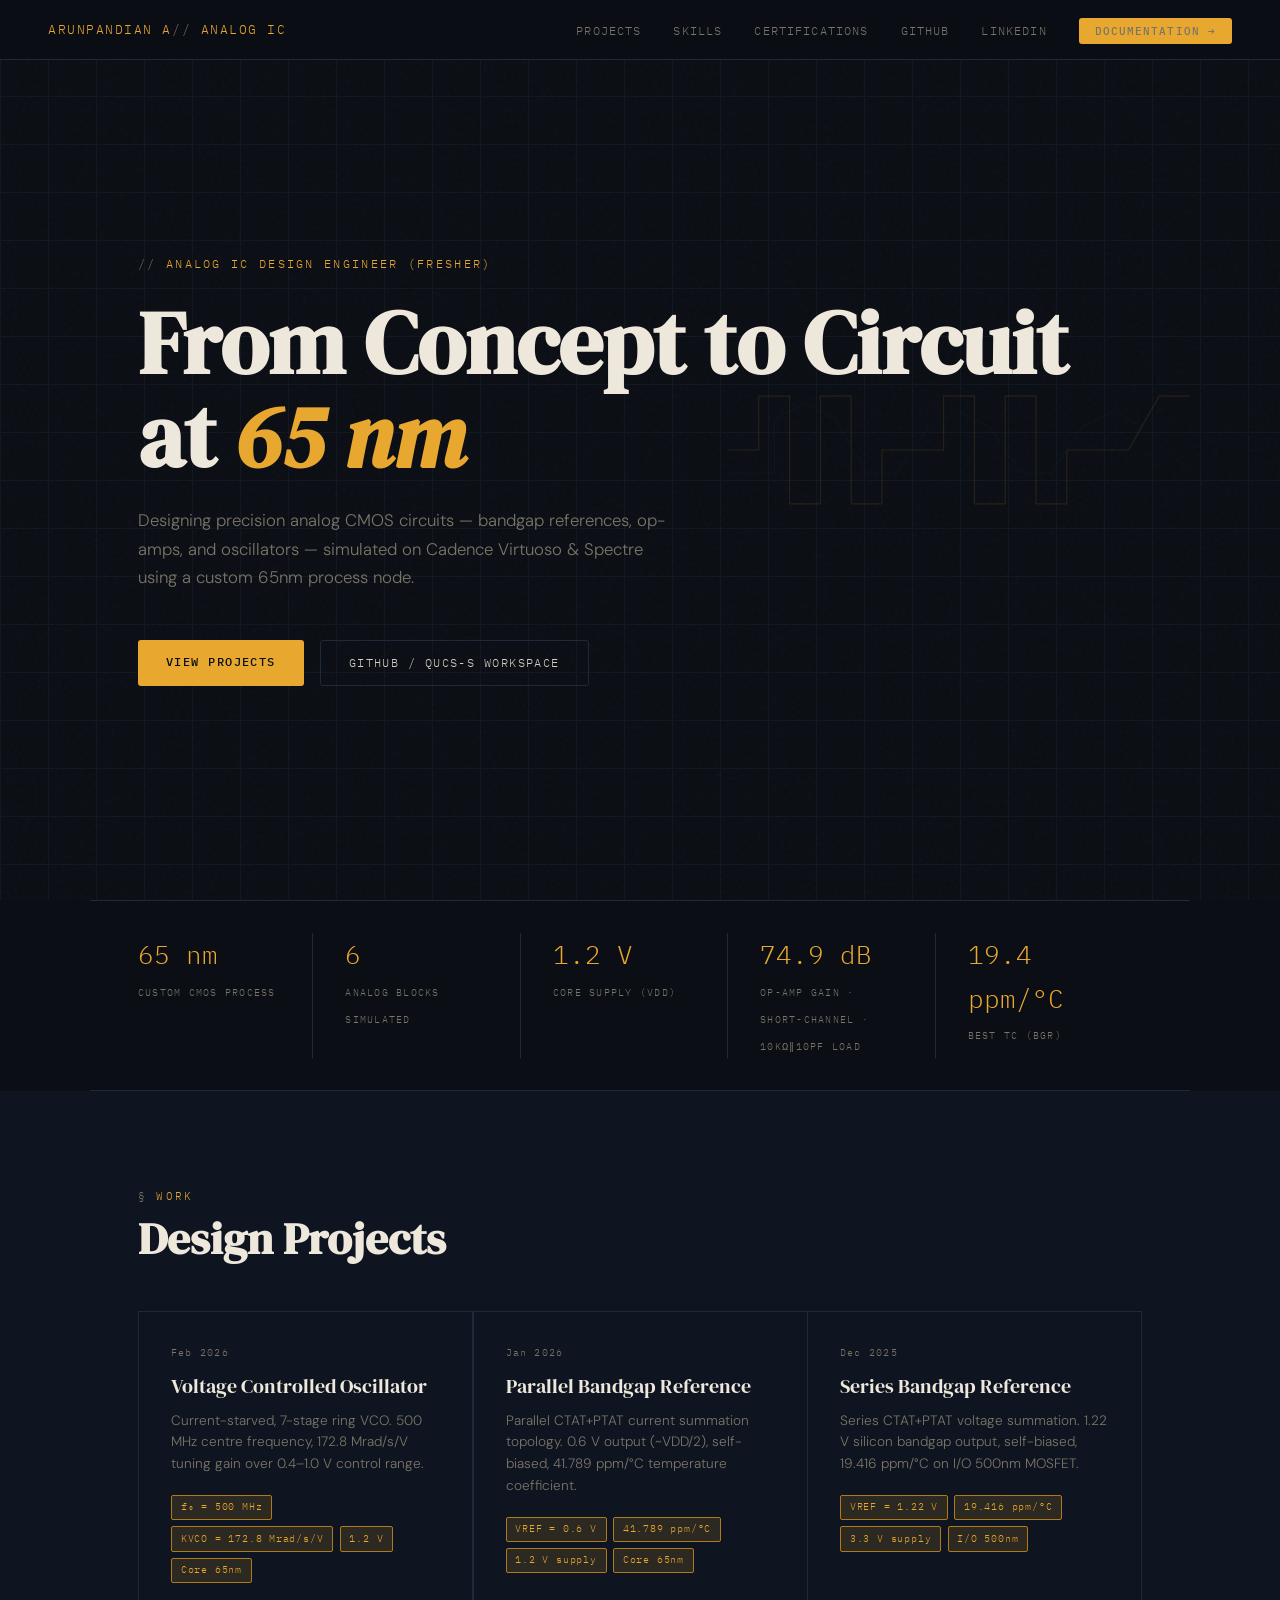
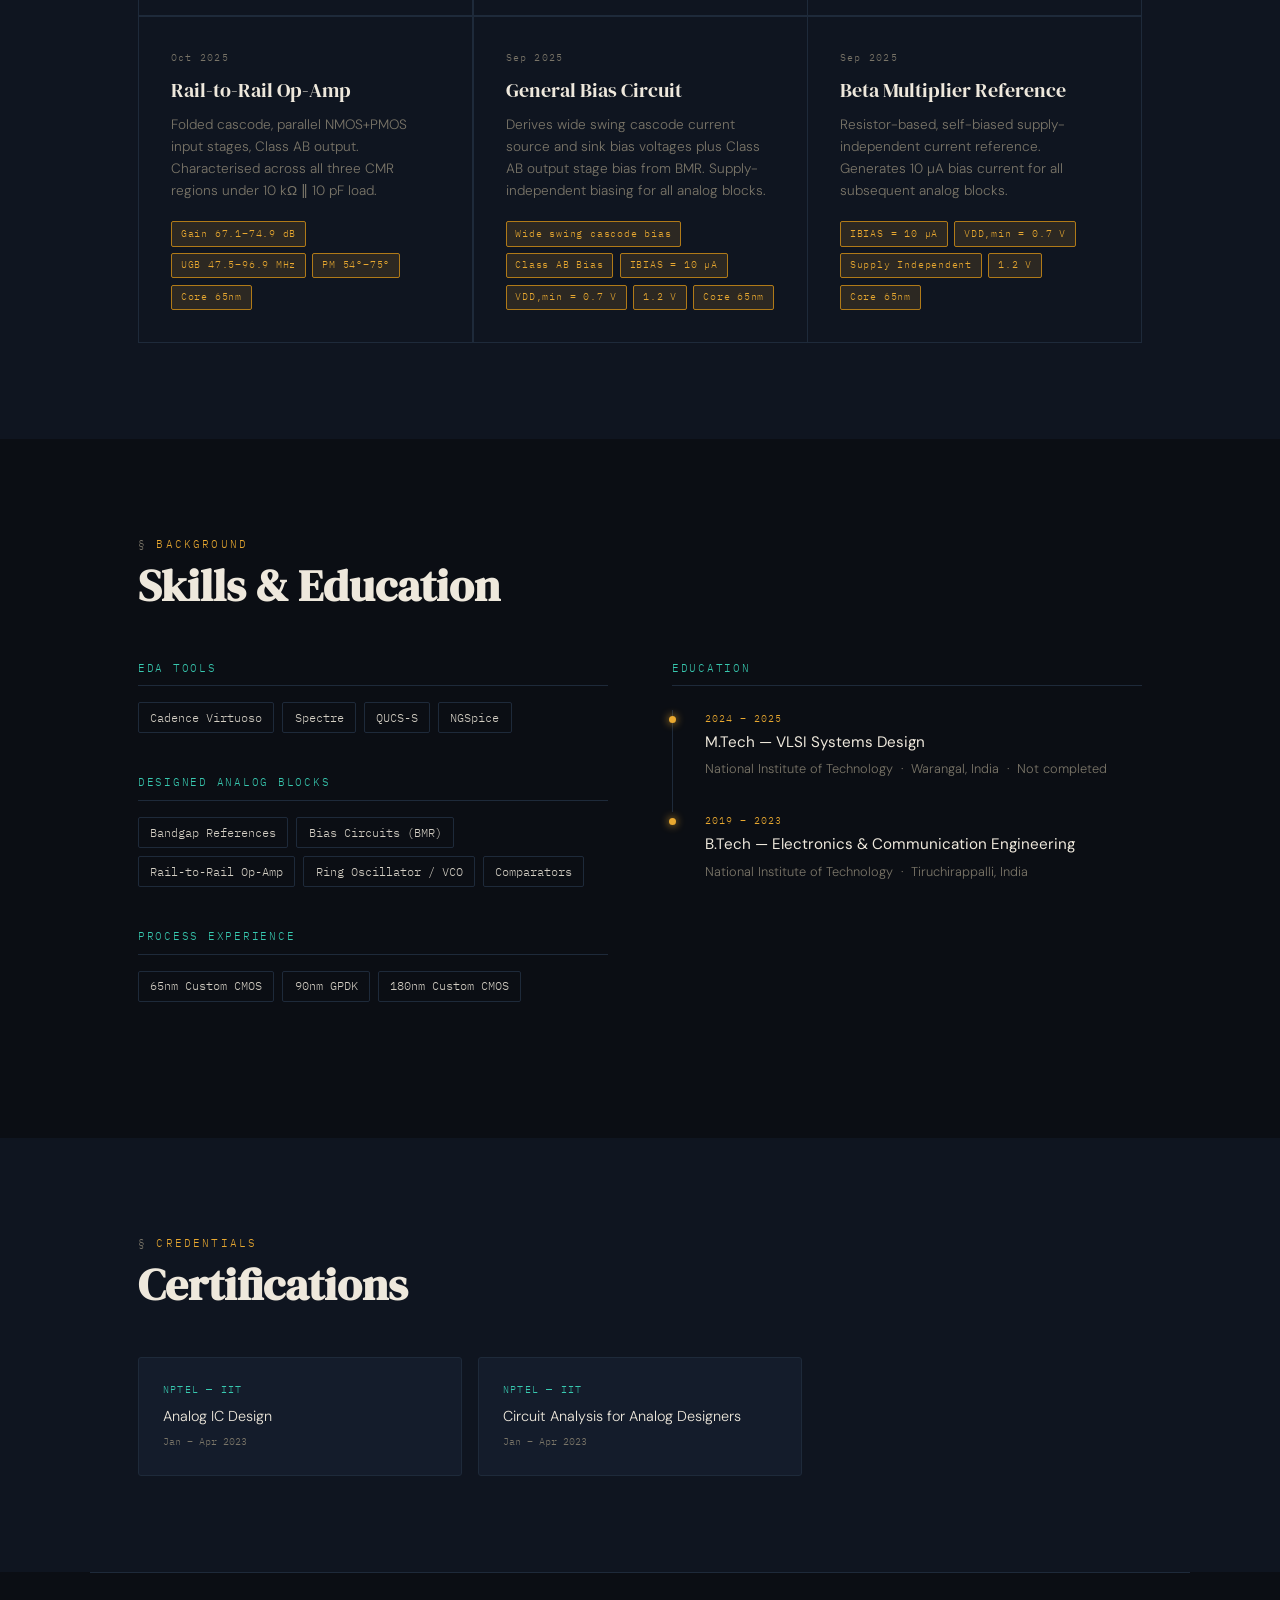
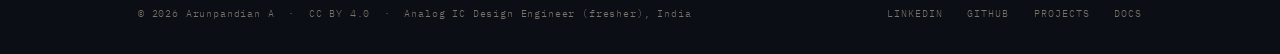
<file: index.html>
<!DOCTYPE html>
<html lang="en">
<head>
  <meta charset="UTF-8" />
  <meta name="viewport" content="width=device-width, initial-scale=1.0"/>
  <title>Arunpandian A — Analog IC Design Engineer</title>

  <!-- ── SEO META TAGS ── -->
  <meta name="description" content="Analog IC design Documentation cum portfolio of Arunpandian A — 65nm custom CMOS circuits including bandgap references, rail-to-rail op-amps, bias circuits, and ring oscillators, simulated on Cadence Virtuoso and Spectre.">
  <meta name="keywords" content="analog IC design, CMOS, 65nm, bandgap reference, op-amp, VCO, ring oscillator, Cadence Virtuoso, Spectre, QUCS-S, NGSpice, VLSI, fresher, India">
  <meta name="author" content="Arunpandian A">
  <meta name="robots" content="index, follow">

  <!-- ── OPEN GRAPH (LinkedIn / WhatsApp preview cards) ── -->
  <meta property="og:title" content="Arunpandian A — Analog IC Design Engineer Fresher">
  <meta property="og:description" content="65nm custom CMOS analog IC design portfolio — bandgap references, rail-to-rail op-amps, bias circuits, and ring oscillators.">
  <meta property="og:type" content="website">
  <meta property="og:url" content="https://arunpandian-801.github.io/documentation-65nm-cmos/">

  <!-- ── GOOGLE SITE VERIFICATION (fill in after Search Console setup) ── -->
  <!-- <meta name="google-site-verification" content="[PASTE_YOUR_CODE_HERE]"> -->

  <link href="https://fonts.googleapis.com/css2?family=DM+Serif+Display:ital@0;1&family=IBM+Plex+Mono:wght@300;400;500&family=DM+Sans:wght@300;400;500&display=swap" rel="stylesheet"/>
  <style>
    *, *::before, *::after { box-sizing: border-box; margin: 0; padding: 0; }

    :root {
      --bg:        #0b0e14;
      --bg2:       #0f1520;
      --bg3:       #141c2b;
      --amber:     #e8a830;
      --amber-dim: #b07a18;
      --amber-glow:#e8a83022;
      --teal:      #38c9b0;
      --text:      #d4cfc4;
      --text-dim:  #7a7568;
      --border:    #1e2a3a;
      --mono: 'IBM Plex Mono', monospace;
      --serif: 'DM Serif Display', serif;
      --sans: 'DM Sans', sans-serif;
    }

    html { scroll-behavior: smooth; }

    body {
      background: var(--bg);
      color: var(--text);
      font-family: var(--sans);
      font-weight: 300;
      line-height: 1.7;
      overflow-x: hidden;
    }

    /* ── GRID OVERLAY ── */
    body::before {
      content: '';
      position: fixed; inset: 0; z-index: 0;
      background-image:
        linear-gradient(var(--border) 1px, transparent 1px),
        linear-gradient(90deg, var(--border) 1px, transparent 1px);
      background-size: 48px 48px;
      opacity: 0.35;
      pointer-events: none;
    }

    /* ── NOISE GRAIN ── */
    body::after {
      content: '';
      position: fixed; inset: 0; z-index: 0;
      background-image: url("data:image/svg+xml,%3Csvg viewBox='0 0 256 256' xmlns='http://www.w3.org/2000/svg'%3E%3Cfilter id='n'%3E%3CfeTurbulence type='fractalNoise' baseFrequency='0.9' numOctaves='4' stitchTiles='stitch'/%3E%3C/filter%3E%3Crect width='100%25' height='100%25' filter='url(%23n)' opacity='0.04'/%3E%3C/svg%3E");
      opacity: 0.6;
      pointer-events: none;
    }

    section, nav, footer { position: relative; z-index: 1; }

    /* ── NAV ── */
    nav {
      position: fixed; top: 0; left: 0; right: 0; z-index: 100;
      display: flex; align-items: center; justify-content: space-between;
      padding: 0 3rem;
      height: 60px;
      background: rgba(11,14,20,0.85);
      backdrop-filter: blur(12px);
      border-bottom: 1px solid var(--border);
    }
    .nav-logo {
      font-family: var(--mono);
      font-size: 0.8rem;
      color: var(--amber);
      letter-spacing: 0.12em;
      text-transform: uppercase;
    }
    .nav-logo span { color: var(--text-dim); }
    .nav-links { display: flex; gap: 2rem; list-style: none; }
    .nav-links a {
      font-family: var(--mono);
      font-size: 0.72rem;
      letter-spacing: 0.1em;
      text-transform: uppercase;
      color: var(--text-dim);
      text-decoration: none;
      transition: color 0.2s;
    }
    .nav-links a:hover { color: var(--amber); }

    /* ── HERO ── */
    #hero {
      min-height: 100vh;
      display: flex; flex-direction: column; justify-content: center;
      padding: 120px 3rem 80px;
      max-width: 1100px; margin: 0 auto;
    }
    .hero-label {
      font-family: var(--mono);
      font-size: 0.72rem;
      letter-spacing: 0.2em;
      text-transform: uppercase;
      color: var(--amber);
      margin-bottom: 1.5rem;
      opacity: 0;
      animation: fadeUp 0.6s 0.1s forwards;
    }
    .hero-label::before { content: '// '; color: var(--text-dim); }

    h1 {
      font-family: var(--serif);
      font-size: clamp(3rem, 7vw, 5.5rem);
      line-height: 1.05;
      color: #eee8dc;
      margin-bottom: 1.5rem;
      opacity: 0;
      animation: fadeUp 0.7s 0.2s forwards;
    }
    h1 em {
      font-style: italic;
      color: var(--amber);
    }

    .hero-sub {
      font-family: var(--sans);
      font-size: 1.05rem;
      font-weight: 300;
      color: var(--text-dim);
      max-width: 540px;
      margin-bottom: 3rem;
      opacity: 0;
      animation: fadeUp 0.7s 0.35s forwards;
    }

    .hero-cta {
      display: flex; gap: 1rem; flex-wrap: wrap;
      opacity: 0;
      animation: fadeUp 0.7s 0.5s forwards;
    }
    .btn {
      font-family: var(--mono);
      font-size: 0.75rem;
      letter-spacing: 0.12em;
      text-transform: uppercase;
      padding: 0.75rem 1.75rem;
      border-radius: 3px;
      text-decoration: none;
      transition: all 0.2s;
      cursor: pointer;
      border: none;
    }
    .btn-primary {
      background: var(--amber);
      color: #0b0e14;
      font-weight: 500;
    }
    .btn-primary:hover {
      background: #f0c050;
      box-shadow: 0 0 24px var(--amber-glow), 0 0 8px var(--amber-dim);
    }
    .btn-secondary {
      background: transparent;
      color: var(--text);
      border: 1px solid var(--border);
    }
    .btn-secondary:hover {
      border-color: var(--amber);
      color: var(--amber);
    }

    /* Waveform SVG decoration */
    .hero-wave {
      position: absolute;
      right: 0; top: 50%;
      transform: translateY(-50%);
      width: 42%;
      opacity: 0.12;
      pointer-events: none;
    }

    /* ── STATS BAR ── */
    .stats-bar {
      border-top: 1px solid var(--border);
      border-bottom: 1px solid var(--border);
      padding: 2rem 3rem;
      display: flex; gap: 0; flex-wrap: wrap;
      max-width: 1100px; margin: 0 auto;
      opacity: 0;
      animation: fadeUp 0.7s 0.65s forwards;
    }
    .stat {
      flex: 1; min-width: 160px;
      padding: 0 2rem;
      border-right: 1px solid var(--border);
    }
    .stat:first-child { padding-left: 0; }
    .stat:last-child { border-right: none; }
    .stat-val {
      font-family: var(--mono);
      font-size: 1.6rem;
      color: var(--amber);
      display: block;
    }
    .stat-label {
      font-family: var(--mono);
      font-size: 0.65rem;
      letter-spacing: 0.12em;
      text-transform: uppercase;
      color: var(--text-dim);
    }

    /* ── SECTION COMMONS ── */
    .section-wrap {
      max-width: 1100px;
      margin: 0 auto;
      padding: 6rem 3rem;
    }
    .section-tag {
      font-family: var(--mono);
      font-size: 0.68rem;
      letter-spacing: 0.2em;
      text-transform: uppercase;
      color: var(--amber);
      margin-bottom: 0.5rem;
    }
    .section-tag::before { content: '§ '; color: var(--text-dim); }
    h2 {
      font-family: var(--serif);
      font-size: clamp(1.8rem, 3.5vw, 2.8rem);
      color: #eee8dc;
      margin-bottom: 3rem;
      line-height: 1.1;
    }

    /* ── PROJECTS ── */
    #projects { background: var(--bg2); }
    .projects-grid {
      display: grid;
      grid-template-columns: repeat(auto-fill, minmax(280px, 1fr));
      gap: 1.5px;
      background: var(--border);
      border: 1px solid var(--border);
    }
    .project-card {
      background: var(--bg2);
      padding: 2rem;
      position: relative;
      transition: background 0.2s;
      text-decoration: none;
      color: inherit;
      display: block;
    }
    .project-card:hover { background: var(--bg3); }
    .project-card:hover .card-arrow { opacity: 1; transform: translate(0,0); }
    .card-date {
      font-family: var(--mono);
      font-size: 0.65rem;
      letter-spacing: 0.12em;
      color: var(--text-dim);
      margin-bottom: 0.75rem;
    }
    .card-title {
      font-family: var(--serif);
      font-size: 1.25rem;
      color: #eee8dc;
      margin-bottom: 0.75rem;
      line-height: 1.2;
    }
    .card-desc {
      font-size: 0.85rem;
      color: var(--text-dim);
      line-height: 1.6;
      margin-bottom: 1.25rem;
    }
    .card-specs {
      display: flex; flex-wrap: wrap; gap: 0.4rem;
    }
    .spec-tag {
      font-family: var(--mono);
      font-size: 0.62rem;
      letter-spacing: 0.08em;
      padding: 0.2rem 0.55rem;
      background: var(--amber-glow);
      border: 1px solid var(--amber-dim);
      color: var(--amber);
      border-radius: 2px;
    }
    .card-arrow {
      position: absolute; top: 1.5rem; right: 1.5rem;
      font-size: 1rem; color: var(--amber);
      opacity: 0;
      transform: translate(-4px, 4px);
      transition: all 0.2s;
    }

    /* ── SKILLS ── */
    #skills { background: var(--bg); }
    .skills-layout {
      display: grid;
      grid-template-columns: 1fr 1fr;
      gap: 4rem;
    }
    .skill-group { margin-bottom: 2.5rem; }
    .skill-group-title {
      font-family: var(--mono);
      font-size: 0.68rem;
      letter-spacing: 0.16em;
      text-transform: uppercase;
      color: var(--teal);
      margin-bottom: 1rem;
      padding-bottom: 0.5rem;
      border-bottom: 1px solid var(--border);
    }
    .skill-list {
      display: flex; flex-wrap: wrap; gap: 0.5rem;
      list-style: none;
    }
    .skill-list li {
      font-family: var(--mono);
      font-size: 0.72rem;
      color: var(--text);
      padding: 0.3rem 0.7rem;
      border: 1px solid var(--border);
      border-radius: 2px;
      transition: border-color 0.2s, color 0.2s;
    }
    .skill-list li:hover {
      border-color: var(--teal);
      color: var(--teal);
    }

    /* Education / Timeline */
    .timeline { list-style: none; }
    .timeline li {
      position: relative;
      padding: 0 0 2rem 2rem;
      border-left: 1px solid var(--border);
    }
    .timeline li:last-child { padding-bottom: 0; border-left-color: transparent; }
    .timeline li::before {
      content: '';
      position: absolute; left: -4px; top: 6px;
      width: 7px; height: 7px;
      border-radius: 50%;
      background: var(--amber);
      box-shadow: 0 0 8px var(--amber);
    }
    .tl-year {
      font-family: var(--mono);
      font-size: 0.65rem;
      color: var(--amber);
      letter-spacing: 0.1em;
    }
    .tl-title {
      font-size: 0.95rem;
      color: #eee8dc;
      font-weight: 400;
      margin: 0.15rem 0;
    }
    .tl-sub {
      font-size: 0.8rem;
      color: var(--text-dim);
    }

    /* ── CERTIFICATIONS ── */
    #certifications { background: var(--bg2); }
    .cert-grid {
      display: grid;
      grid-template-columns: repeat(auto-fill, minmax(240px, 1fr));
      gap: 1rem;
    }
    .cert-card {
      border: 1px solid var(--border);
      padding: 1.5rem;
      border-radius: 3px;
      background: var(--bg3);
      transition: border-color 0.2s;
    }
    .cert-card:hover { border-color: var(--teal); }
    .cert-issuer {
      font-family: var(--mono);
      font-size: 0.62rem;
      letter-spacing: 0.12em;
      text-transform: uppercase;
      color: var(--teal);
      margin-bottom: 0.4rem;
    }
    .cert-name {
      font-size: 0.9rem;
      color: #eee8dc;
      line-height: 1.4;
    }
    .cert-date {
      font-family: var(--mono);
      font-size: 0.62rem;
      color: var(--text-dim);
      margin-top: 0.5rem;
    }

    /* ── FOOTER ── */
    footer {
      border-top: 1px solid var(--border);
      padding: 2rem 3rem;
      display: flex; justify-content: space-between; align-items: center;
      flex-wrap: wrap; gap: 1rem;
      max-width: 1100px; margin: 0 auto;
    }
    .footer-copy {
      font-family: var(--mono);
      font-size: 0.65rem;
      color: var(--text-dim);
      letter-spacing: 0.08em;
    }
    .footer-links { display: flex; gap: 1.5rem; }
    .footer-links a {
      font-family: var(--mono);
      font-size: 0.65rem;
      letter-spacing: 0.1em;
      text-transform: uppercase;
      color: var(--text-dim);
      text-decoration: none;
      transition: color 0.2s;
    }
    .footer-links a:hover { color: var(--amber); }

    /* ── ANIMATIONS ── */
    @keyframes fadeUp {
      from { opacity: 0; transform: translateY(18px); }
      to   { opacity: 1; transform: translateY(0); }
    }

    /* ── RESPONSIVE ── */
    @media (max-width: 768px) {
      nav { padding: 0 1.25rem; }
      .nav-links { display: none; }
      #hero { padding: 100px 1.25rem 60px; }
      .section-wrap { padding: 4rem 1.25rem; }
      .stats-bar { padding: 1.5rem 1.25rem; flex-direction: column; gap: 0; }
      .stat { border-right: none; padding: 1rem 0; border-bottom: 1px solid var(--border); }
      .stat:last-child { border-bottom: none; }
      .stat-val { font-size: 1.3rem; }
      .skills-layout { grid-template-columns: 1fr; gap: 2rem; }
      .projects-grid { grid-template-columns: 1fr; }
      .cert-grid { grid-template-columns: 1fr; }
      footer { padding: 1.5rem 1.25rem; flex-direction: column; align-items: flex-start; gap: 0.75rem; }
      .hero-wave { display: none; }
      h1 { font-size: 2.6rem; }
      h2 { font-size: 1.8rem; margin-bottom: 2rem; }
    }
  </style>
</head>
<body>

  <!-- NAV -->
  <nav>
    <div class="nav-logo">Arunpandian A<span>//</span> Analog IC</div>
    <ul class="nav-links">
      <li><a href="#projects">Projects</a></li>
      <li><a href="#skills">Skills</a></li>
      <li><a href="#certifications">Certifications</a></li>
      <li><a href="https://github.com/arunpandian-801/QUCS-65nm-Workspace" target="_blank">GitHub</a></li>
      <li><a href="https://www.linkedin.com/in/arun-analog-ic-des/" target="_blank">LinkedIn</a></li>
      <li><a href="https://arunpandian-801.github.io/documentation-65nm-cmos/mosfet/parameters/" class="btn btn-primary" style="padding:0.4rem 1rem; font-size:0.68rem;">Documentation →</a></li>
    </ul>
  </nav>

  <!-- HERO -->
  <section id="hero">
    <!-- Oscilloscope waveform bg decoration -->
    <svg class="hero-wave" viewBox="0 0 600 300" xmlns="http://www.w3.org/2000/svg">
      <polyline fill="none" stroke="#e8a830" stroke-width="1.5"
        points="0,150 40,150 40,80 80,80 80,220 120,220 120,80 160,80 160,220 200,220 200,150 240,150 280,150 280,80 320,80 320,220 360,220 360,80 400,80 400,220 440,220 440,150 480,150 520,150 560,80 600,80"/>
      <polyline fill="none" stroke="#38c9b0" stroke-width="1" opacity="0.5"
        points="0,180 60,180 60,110 100,90 140,110 180,180 220,180 260,120 300,100 340,120 380,180 420,180 460,120 500,100 540,120 600,180"/>
    </svg>

    <div class="hero-label">Analog IC Design Engineer (Fresher)</div>
    <h1>From Concept to Circuit<br/>at <em>65 nm</em></h1>
    <p class="hero-sub">
      Designing precision analog CMOS circuits — bandgap references, op-amps,
      and oscillators — simulated on Cadence Virtuoso &amp; Spectre using a custom 65nm process node.
    </p>
    <div class="hero-cta">
      <a href="#projects" class="btn btn-primary">View Projects</a>
      <a href="https://github.com/arunpandian-801/QUCS-65nm-Workspace" target="_blank" class="btn btn-secondary">GitHub / QUCS-S Workspace</a>
    </div>
  </section>

  <!-- STATS BAR -->
  <div class="stats-bar">
    <div class="stat">
      <span class="stat-val">65 nm</span>
      <span class="stat-label">Custom CMOS Process</span>
    </div>
    <div class="stat">
      <span class="stat-val">6</span>
      <span class="stat-label">Analog Blocks Simulated</span>
    </div>
    <div class="stat">
      <span class="stat-val">1.2 V</span>
      <span class="stat-label">Core Supply (VDD)</span>
    </div>
    <div class="stat">
      <span class="stat-val">74.9 dB</span>
      <span class="stat-label">Op-Amp Gain · Short-Channel · 10kΩ‖10pF load</span>
    </div>
    <div class="stat">
      <span class="stat-val">19.4 ppm/°C</span>
      <span class="stat-label">Best TC (BGR)</span>
    </div>
  </div>

  <!-- PROJECTS -->
  <section id="projects">
    <div class="section-wrap">
      <div class="section-tag">Work</div>
      <h2>Design Projects</h2>
      <div class="projects-grid">

        <a href="https://arunpandian-801.github.io/documentation-65nm-cmos/oscillators/csvco/" class="project-card">
          <div class="card-arrow">↗</div>
          <div class="card-date">Feb 2026</div>
          <div class="card-title">Voltage Controlled Oscillator</div>
          <div class="card-desc">Current-starved, 7-stage ring VCO. 500 MHz centre frequency, 172.8 Mrad/s/V tuning gain over 0.4–1.0 V control range.</div>
          <div class="card-specs">
            <span class="spec-tag">f₀ = 500 MHz</span>
            <span class="spec-tag">KVCO = 172.8 Mrad/s/V</span>
            <span class="spec-tag">1.2 V</span>
            <span class="spec-tag">Core 65nm</span>
          </div>
        </a>

        <a href="https://arunpandian-801.github.io/documentation-65nm-cmos/references/bgr-low-voltage/" class="project-card">
          <div class="card-arrow">↗</div>
          <div class="card-date">Jan 2026</div>
          <div class="card-title">Parallel Bandgap Reference</div>
          <div class="card-desc">Parallel CTAT+PTAT current summation topology. 0.6 V output (~VDD/2), self-biased, 41.789 ppm/°C temperature coefficient.</div>
          <div class="card-specs">
            <span class="spec-tag">VREF = 0.6 V</span>
            <span class="spec-tag">41.789 ppm/°C</span>
            <span class="spec-tag">1.2 V supply</span>
            <span class="spec-tag">Core 65nm</span>
          </div>
        </a>

        <a href="https://arunpandian-801.github.io/documentation-65nm-cmos/references/bgr-standard/" class="project-card">
          <div class="card-arrow">↗</div>
          <div class="card-date">Dec 2025</div>
          <div class="card-title">Series Bandgap Reference</div>
          <div class="card-desc">Series CTAT+PTAT voltage summation. 1.22 V silicon bandgap output, self-biased, 19.416 ppm/°C on I/O 500nm MOSFET.</div>
          <div class="card-specs">
            <span class="spec-tag">VREF = 1.22 V</span>
            <span class="spec-tag">19.416 ppm/°C</span>
            <span class="spec-tag">3.3 V supply</span>
            <span class="spec-tag">I/O 500nm</span>
          </div>
        </a>

        <a href="https://arunpandian-801.github.io/documentation-65nm-cmos/amplifiers/rtr-opamp/" class="project-card">
          <div class="card-arrow">↗</div>
          <div class="card-date">Oct 2025</div>
          <div class="card-title">Rail-to-Rail Op-Amp</div>
          <div class="card-desc">Folded cascode, parallel NMOS+PMOS input stages, Class AB output. Characterised across all three CMR regions under 10 kΩ ‖ 10 pF load.</div>
          <div class="card-specs">
            <span class="spec-tag">Gain 67.1–74.9 dB</span>
            <span class="spec-tag">UGB 47.5–96.9 MHz</span>
            <span class="spec-tag">PM 54°–75°</span>
            <span class="spec-tag">Core 65nm</span>
          </div>
        </a>

        <a href="https://arunpandian-801.github.io/documentation-65nm-cmos/references/general-bias/" class="project-card">
          <div class="card-arrow">↗</div>
          <div class="card-date">Sep 2025</div>
          <div class="card-title">General Bias Circuit</div>
          <div class="card-desc">Derives wide swing cascode current source and sink bias voltages plus Class AB output stage bias from BMR. Supply-independent biasing for all analog blocks.</div>
          <div class="card-specs">
            <span class="spec-tag">Wide swing cascode bias</span>
            <span class="spec-tag">Class AB Bias</span>
            <span class="spec-tag">IBIAS = 10 µA</span>
            <span class="spec-tag">VDD,min = 0.7 V</span>
            <span class="spec-tag">1.2 V</span>
            <span class="spec-tag">Core 65nm</span>
          </div>
        </a>

        <a href="https://arunpandian-801.github.io/documentation-65nm-cmos/references/bmr/" class="project-card">
          <div class="card-arrow">↗</div>
          <div class="card-date">Sep 2025</div>
          <div class="card-title">Beta Multiplier Reference</div>
          <div class="card-desc">Resistor-based, self-biased supply-independent current reference. Generates 10 µA bias current for all subsequent analog blocks.</div>
          <div class="card-specs">
            <span class="spec-tag">IBIAS = 10 µA</span>
            <span class="spec-tag">VDD,min = 0.7 V</span>
            <span class="spec-tag">Supply Independent</span>
            <span class="spec-tag">1.2 V</span>
            <span class="spec-tag">Core 65nm</span>
          </div>
        </a>

      </div>
    </div>
  </section>

  <!-- SKILLS & EDUCATION -->
  <section id="skills">
    <div class="section-wrap">
      <div class="section-tag">Background</div>
      <h2>Skills &amp; Education</h2>
      <div class="skills-layout">

        <!-- Left: Skills -->
        <div>
          <div class="skill-group">
            <div class="skill-group-title">EDA Tools</div>
            <ul class="skill-list">
              <li>Cadence Virtuoso</li>
              <li>Spectre</li>
              <li>QUCS-S</li>
              <li>NGSpice</li>
            </ul>
          </div>
          <div class="skill-group">
            <div class="skill-group-title">Designed Analog Blocks</div>
            <ul class="skill-list">
              <li>Bandgap References</li>
              <li>Bias Circuits (BMR)</li>
              <li>Rail-to-Rail Op-Amp</li>
              <li>Ring Oscillator / VCO</li>
              <li>Comparators</li>
            </ul>
          </div>
          <div class="skill-group">
            <div class="skill-group-title">Process Experience</div>
            <ul class="skill-list">
              <li>65nm Custom CMOS</li>
              <li>90nm GPDK</li>
              <li>180nm Custom CMOS</li>
            </ul>
          </div>
        </div>

        <!-- Right: Education -->
        <div>
          <div class="skill-group-title" style="font-family:var(--mono);font-size:0.68rem;letter-spacing:0.16em;text-transform:uppercase;color:var(--teal);margin-bottom:1.5rem;padding-bottom:0.5rem;border-bottom:1px solid var(--border);">Education</div>
          <ul class="timeline">
            <li>
              <div class="tl-year">2024 – 2025</div>
              <div class="tl-title">M.Tech — VLSI Systems Design</div>
              <div class="tl-sub">National Institute of Technology &nbsp;·&nbsp; Warangal, India &nbsp;·&nbsp; Not completed</div>
            </li>
            <li>
              <div class="tl-year">2019 – 2023</div>
              <div class="tl-title">B.Tech — Electronics &amp; Communication Engineering</div>
              <div class="tl-sub">National Institute of Technology &nbsp;·&nbsp; Tiruchirappalli, India</div>
            </li>
          </ul>

        </div>

      </div>
    </div>
  </section>

  <!-- CERTIFICATIONS -->
  <section id="certifications">
    <div class="section-wrap">
      <div class="section-tag">Credentials</div>
      <h2>Certifications</h2>
      <div class="cert-grid">
        <div class="cert-card">
          <div class="cert-issuer">NPTEL — IIT</div>
          <div class="cert-name">Analog IC Design</div>
          <div class="cert-date">Jan – Apr 2023</div>
        </div>
        <div class="cert-card">
          <div class="cert-issuer">NPTEL — IIT</div>
          <div class="cert-name">Circuit Analysis for Analog Designers</div>
          <div class="cert-date">Jan – Apr 2023</div>
        </div>
      </div>
    </div>
  </section>

  <!-- FOOTER -->
  <footer>
    <div class="footer-copy">© 2026 Arunpandian A &nbsp;·&nbsp; CC BY 4.0 &nbsp;·&nbsp; Analog IC Design Engineer (fresher), India</div>
    <div class="footer-links">
      <a href="https://www.linkedin.com/in/arun-analog-ic-des/" target="_blank">LinkedIn</a>
      <a href="https://github.com/arunpandian-801/QUCS-65nm-Workspace" target="_blank">GitHub</a>
      <a href="#projects">Projects</a>
      <a href="https://arunpandian-801.github.io/documentation-65nm-cmos/mosfet/parameters/">Docs</a>
    </div>
  </footer>

</body>
</html>
</file>
